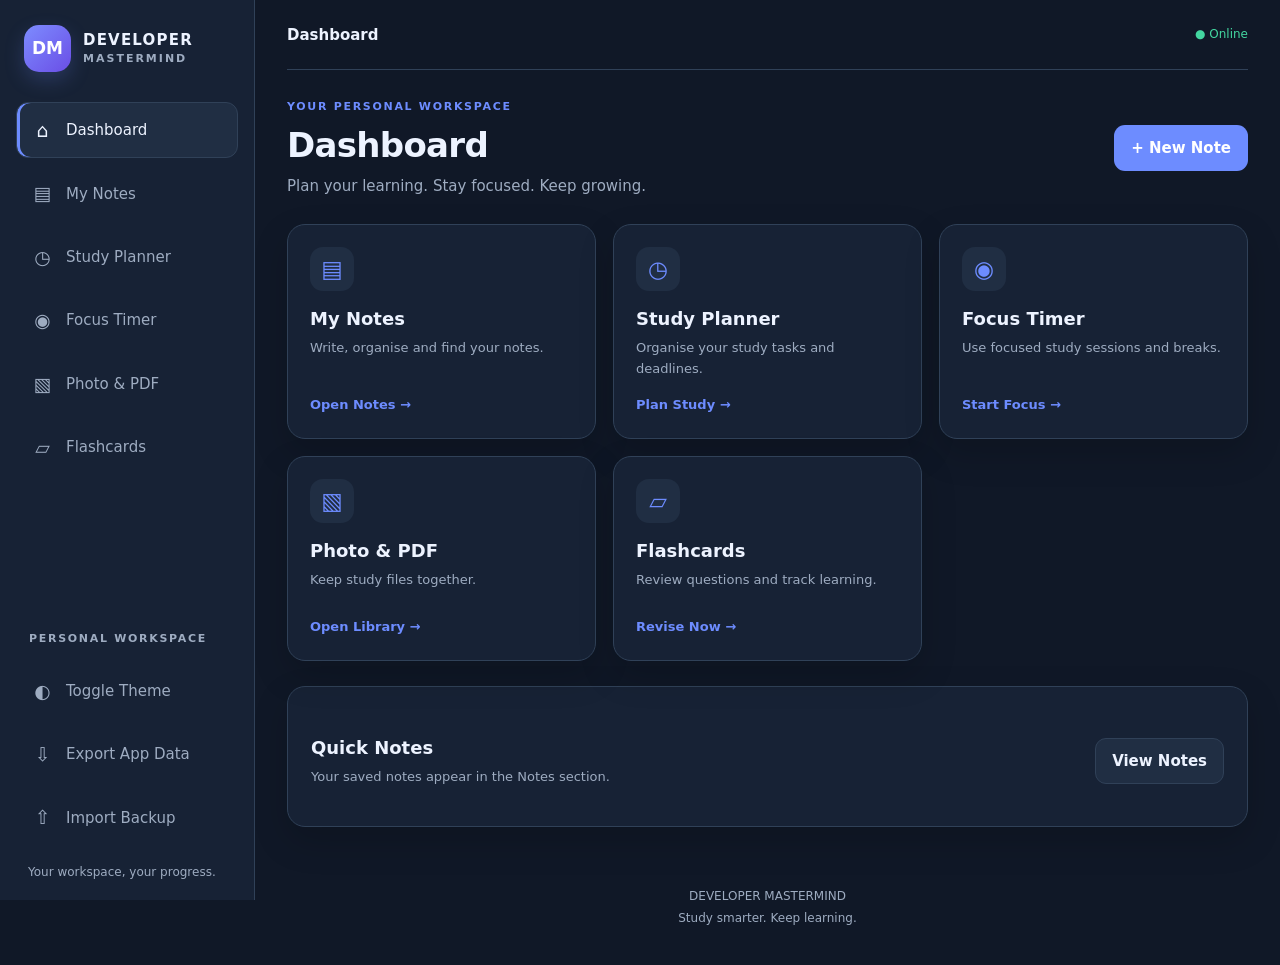
<file: index.html>
<!doctype html>
<html lang="en">
<head>
  <meta charset="UTF-8">
  <meta name="viewport" content="width=device-width, initial-scale=1">
  <meta name="theme-color" content="#101827">
  <meta name="description" content="Developer Mastermind — notes, study planning, focus timer, flashcards and document tools.">
  <title>DEVELOPER MASTERMIND</title>
  <link rel="manifest" href="./manifest.json">
  <link rel="stylesheet" href="./style.css">
  <script src="./app.js" defer></script>
</head>
<body>
  <div class="app-shell">

    <aside class="sidebar" id="sidebar">
      <div class="brand">
        <div class="brand-icon">DM</div>
        <div>
          <h1>DEVELOPER</h1>
          <p>MASTERMIND</p>
        </div>
      </div>

      <nav class="main-nav" aria-label="Main navigation">
        <button type="button" class="nav-item active" data-view="home">
          <span>⌂</span> Dashboard
        </button>
        <button type="button" class="nav-item" data-view="notes">
          <span>▤</span> My Notes
        </button>
        <button type="button" class="nav-item" data-view="planner">
          <span>◷</span> Study Planner
        </button>
        <button type="button" class="nav-item" data-view="focus">
          <span>◉</span> Focus Timer
        </button>
        <button type="button" class="nav-item" data-view="library">
          <span>▧</span> Photo &amp; PDF
        </button>
        <button type="button" class="nav-item" data-view="flashcards">
          <span>▱</span> Flashcards
        </button>
      </nav>

      <div class="sidebar-bottom">
        <p class="sidebar-caption">PERSONAL WORKSPACE</p>
        <button type="button" id="themeToggle" class="nav-item">
          <span>◐</span> Toggle Theme
        </button>
        <button type="button" id="exportAppData" class="nav-item">
          <span>⇩</span> Export App Data
        </button>
        <p class="small-muted">Your workspace, your progress.</p>
      </div>
    </aside>

    <main class="main-content">
      <header class="topbar">
        <button type="button" id="menuToggle" class="icon-button"
          aria-label="Toggle navigation" aria-controls="sidebar">
          ☰
        </button>
        <div class="breadcrumb" id="breadcrumb">Dashboard</div>
        <div class="topbar-actions">
          <span id="connectionStatus" class="status-indicator">
            Checking connection…
          </span>
        </div>
      </header>

      <div id="toastContainer" class="toast-container"
        aria-live="polite" aria-atomic="true"></div>

      <!-- DASHBOARD -->
      <section id="homeView" class="view">
        <div class="page-heading">
          <div>
            <p class="eyebrow">YOUR PERSONAL WORKSPACE</p>
            <h2>Dashboard</h2>
            <p class="muted">Plan your learning. Stay focused. Keep growing.</p>
          </div>
          <button type="button" id="newNoteButton" class="primary-button">
            + New Note
          </button>
        </div>

        <div class="dashboard-grid">
          <button type="button" class="dashboard-card" data-view="notes">
            <span class="card-icon">▤</span>
            <h3>My Notes</h3>
            <p>Write, organise and find your notes.</p>
            <span class="card-link">Open Notes →</span>
          </button>

          <button type="button" class="dashboard-card" data-view="planner">
            <span class="card-icon">◷</span>
            <h3>Study Planner</h3>
            <p>Organise your study tasks and deadlines.</p>
            <span class="card-link">Plan Study →</span>
          </button>

          <button type="button" class="dashboard-card" data-view="focus">
            <span class="card-icon">◉</span>
            <h3>Focus Timer</h3>
            <p>Use focused study sessions and breaks.</p>
            <span class="card-link">Start Focus →</span>
          </button>

          <button type="button" class="dashboard-card" data-view="library">
            <span class="card-icon">▧</span>
            <h3>Photo &amp; PDF</h3>
            <p>Keep study files together.</p>
            <span class="card-link">Open Library →</span>
          </button>

          <button type="button" class="dashboard-card" data-view="flashcards">
            <span class="card-icon">▱</span>
            <h3>Flashcards</h3>
            <p>Review questions and track learning.</p>
            <span class="card-link">Revise Now →</span>
          </button>
        </div>

        <section class="panel dashboard-notes">
          <div class="section-heading">
            <div>
              <h3>Quick Notes</h3>
              <p class="muted">Your saved notes appear in the Notes section.</p>
            </div>
            <button type="button" class="secondary-button" data-view="notes">
              View Notes
            </button>
          </div>
        </section>
      </section>

      <!-- NOTES -->
      <section id="notesView" class="view" hidden>
        <div class="page-heading">
          <div>
            <p class="eyebrow">YOUR KNOWLEDGE BASE</p>
            <h2>My Notes</h2>
            <p class="muted">Create and organise your personal notes.</p>
          </div>
          <button type="button" id="notesNewButton" class="primary-button">
            + New Note
          </button>
        </div>

        <div class="toolbar">
          <label class="search-field">
            <span>⌕</span>
            <input id="noteSearch" type="search"
              placeholder="Search notes…" autocomplete="off">
          </label>

          <select id="folderFilter" aria-label="Filter by folder">
            <option value="all">All folders</option>
            <option value="General">General</option>
            <option value="Study">Study</option>
            <option value="Personal">Personal</option>
            <option value="Work">Work</option>
          </select>

          <select id="noteSort" aria-label="Sort notes">
            <option value="updated">Recently updated</option>
            <option value="created">Recently created</option>
            <option value="title">Title A–Z</option>
          </select>

          <button type="button" id="favoritesFilter" class="secondary-button">
            ☆ Favorites
          </button>
          <button type="button" id="trashFilter" class="secondary-button">
            Trash
          </button>
        </div>

        <div id="notesGrid" class="notes-grid"></div>
        <p id="notesEmpty" class="empty-state" hidden>
          No notes to display. Create your first note.
        </p>
      </section>

      <!-- NOTE EDITOR -->
      <section id="editorView" class="view" hidden>
        <div class="page-heading">
          <div>
            <p class="eyebrow">NOTE EDITOR</p>
            <h2 id="editorHeading">Create Note</h2>
          </div>
          <button type="button" id="backToNotes" class="secondary-button">
            ← Back to Notes
          </button>
        </div>

        <form id="noteForm" class="panel editor-form">
          <label for="noteTitle">Title</label>
          <input id="noteTitle" name="title" type="text"
            maxlength="200" placeholder="Give your note a title">

          <label for="noteContent">Content</label>
          <textarea id="noteContent" name="content" rows="12"
            placeholder="Write your ideas here…"></textarea>

          <div class="form-row">
            <div class="form-field">
              <label for="noteFolder">Folder</label>
              <select id="noteFolder" name="folder">
                <option value="General">General</option>
                <option value="Study">Study</option>
                <option value="Personal">Personal</option>
                <option value="Work">Work</option>
              </select>
            </div>
            <div class="form-field">
              <label for="noteTags">Tags</label>
              <input id="noteTags" name="tags" type="text"
                placeholder="study, ideas, project">
            </div>
          </div>

          <label class="checkbox-row">
            <input id="noteFavorite" name="favorite" type="checkbox">
            Mark as favorite
          </label>

          <div class="form-actions">
            <button type="submit" id="saveNoteButton" class="primary-button">
              Save Note
            </button>
            <button type="button" id="deleteNoteButton" class="danger-button">
              Move to Trash
            </button>
          </div>
        </form>
      </section>

      <!-- STUDY PLANNER -->
      <section id="plannerView" class="view" hidden>
        <div class="page-heading">
          <div>
            <p class="eyebrow">PLAN YOUR PROGRESS</p>
            <h2>Study Planner</h2>
            <p class="muted">Organise tasks, deadlines and study goals.</p>
          </div>
        </div>

        <div class="stats-grid">
          <div class="stat-card">
            <span>Total Tasks</span>
            <strong id="plannerTotal">0</strong>
          </div>
          <div class="stat-card">
            <span>Completed</span>
            <strong id="plannerCompleted">0</strong>
          </div>
          <div class="stat-card">
            <span>Pending</span>
            <strong id="plannerPending">0</strong>
          </div>
        </div>

        <form id="plannerForm" class="panel">
          <h3>Add Study Task</h3>

          <label for="plannerTask">Task name</label>
          <input id="plannerTask" type="text" maxlength="200"
            placeholder="e.g. Revise Chapter 3" required>

          <div class="form-row">
            <div class="form-field">
              <label for="plannerDate">Due date</label>
              <input id="plannerDate" type="date">
            </div>
            <div class="form-field">
              <label for="plannerPriority">Priority</label>
              <select id="plannerPriority">
                <option value="low">Low</option>
                <option value="medium" selected>Medium</option>
                <option value="high">High</option>
              </select>
            </div>
          </div>

          <label class="checkbox-row">
            <input id="plannerReminder" type="checkbox">
            Request a reminder
          </label>

          <p class="muted small-text">
            Reminder requests may be saved, but background notifications
            depend on browser support and permissions.
          </p>

          <button type="submit" class="primary-button">Add Task</button>
        </form>

        <div class="section-heading">
          <h3>Your Tasks</h3>
          <select id="plannerFilter" aria-label="Filter planner tasks">
            <option value="all">All tasks</option>
            <option value="pending">Pending</option>
            <option value="completed">Completed</option>
          </select>
        </div>

        <div id="plannerTaskList" class="task-list"></div>
      </section>

      <!-- FOCUS TIMER -->
      <section id="focusView" class="view" hidden>
        <div class="page-heading">
          <div>
            <p class="eyebrow">ONE THING AT A TIME</p>
            <h2>Focus Timer</h2>
            <p class="muted">Work in focused sessions and take breaks.</p>
          </div>
        </div>

        <div class="panel focus-panel">
          <label for="focusTask">What are you working on?</label>
          <input id="focusTask" type="text"
            placeholder="e.g. Mathematics revision">

          <div class="focus-modes">
            <button type="button" class="focus-mode active"
              data-focus-minutes="25">Focus · 25 min</button>
            <button type="button" class="focus-mode"
              data-focus-minutes="5">Short Break · 5 min</button>
            <button type="button" class="focus-mode"
              data-focus-minutes="15">Long Break · 15 min</button>
          </div>

          <div id="focusClock" class="focus-clock" role="timer"
            aria-live="off">25:00</div>
          <p id="focusStatus" class="muted">Ready to focus?</p>

          <div class="focus-controls">
            <button type="button" id="focusStart" class="primary-button">
              Start
            </button>
            <button type="button" id="focusPause" class="secondary-button">
              Pause
            </button>
            <button type="button" id="focusReset" class="secondary-button">
              Reset
            </button>
          </div>
        </div>

        <section class="panel">
          <h3>Session History</h3>
          <div id="focusHistory" class="history-list"></div>
        </section>
      </section>

      <!-- PHOTO AND PDF LIBRARY -->
      <section id="libraryView" class="view" hidden>
        <div class="page-heading">
          <div>
            <p class="eyebrow">YOUR STUDY FILES</p>
            <h2>Photo &amp; PDF Library</h2>
            <p class="muted">Keep images and documents in one place.</p>
          </div>
        </div>

        <div class="panel">
          <label for="libraryFiles">Choose images or PDF files</label>
          <input id="libraryFiles" type="file"
            accept="image/*,application/pdf" multiple>

          <p class="muted small-text">
            Browser storage is limited. Large files may not fit, so keep
            separate copies of important documents.
          </p>

          <button type="button" id="imagesToPdfButton" class="secondary-button">
            Print Images / Save as PDF
          </button>
        </div>

        <div id="libraryFileList" class="library-grid"></div>
      </section>

      <!-- FLASHCARDS -->
      <section id="flashcardsView" class="view" hidden>
        <div class="page-heading">
          <div>
            <p class="eyebrow">ACTIVE RECALL</p>
            <h2>Flashcards &amp; Revision</h2>
            <p class="muted">Create question-and-answer cards for revision.</p>
          </div>
        </div>

        <div class="panel">
          <h3>Create Flashcard</h3>
          <form id="flashcardForm">
            <label for="flashcardQuestion">Question</label>
            <textarea id="flashcardQuestion" rows="3"
              placeholder="Enter a question…" required></textarea>

            <label for="flashcardAnswer">Answer</label>
            <textarea id="flashcardAnswer" rows="4"
              placeholder="Enter the answer…" required></textarea>

            <button type="submit" class="primary-button">Add Flashcard</button>
          </form>
        </div>

        <section class="panel">
          <div class="section-heading">
            <h3>Your Flashcards</h3>
            <span id="flashcardCount" class="muted">0 cards</span>
          </div>
          <div id="flashcardList" class="flashcard-list"></div>
        </section>
      </section>

      <!-- FALLBACK -->
      <section id="placeholderView" class="view" hidden>
        <div class="panel">
          <h2 id="placeholderTitle">Coming Soon</h2>
          <p id="placeholderDescription" class="muted">
            This section is not available yet.
          </p>
        </div>
      </section>

      <footer class="app-footer">
        <p>DEVELOPER MASTERMIND</p>
        <p class="muted">Study smarter. Keep learning.</p>
      </footer>
    </main>
  </div>
</body>
</html>
</file>
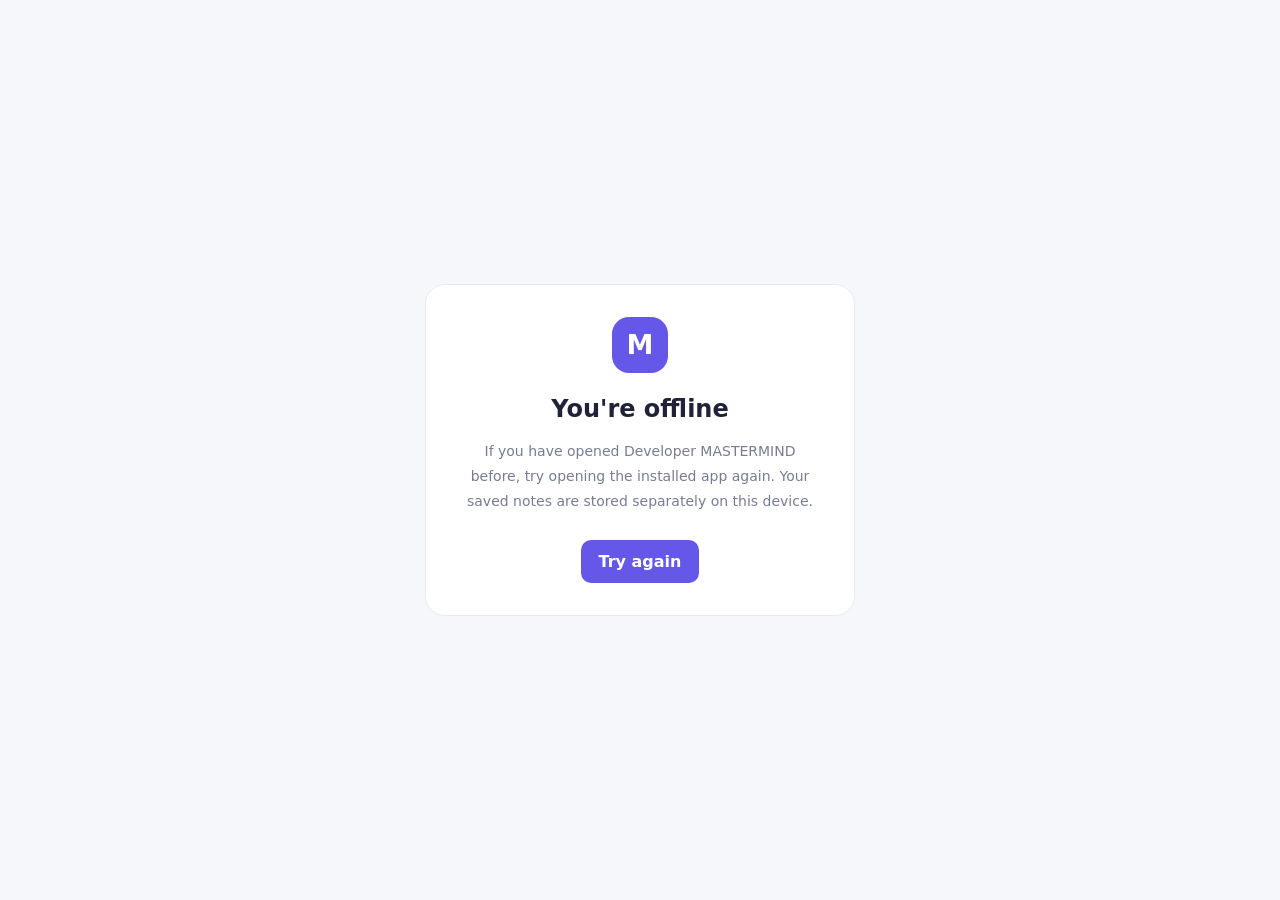
<file: offline.html>
<!DOCTYPE html>
<html lang="en">
<head>
  <meta charset="UTF-8">
  <meta name="viewport" content="width=device-width, initial-scale=1">
  <meta name="theme-color" content="#6558e8">
  <title>Offline — Developer MASTERMIND</title>
  <style>
    * { box-sizing: border-box; }

    body {
      margin: 0;
      min-height: 100vh;
      display: grid;
      place-items: center;
      padding: 22px;
      background: #f6f7fb;
      color: #202238;
      font-family: system-ui, sans-serif;
    }

    main {
      width: 100%;
      max-width: 430px;
      padding: 32px;
      background: #fff;
      border: 1px solid #e9eaf2;
      border-radius: 20px;
      text-align: center;
    }

    .logo {
      width: 56px;
      height: 56px;
      display: grid;
      place-items: center;
      margin: 0 auto 22px;
      border-radius: 17px;
      background: #6558e8;
      color: #fff;
      font-size: 27px;
      font-weight: 800;
    }

    h1 { font-size: 24px; }

    p {
      color: #777c91;
      line-height: 1.8;
      font-size: 14px;
    }

    a {
      display: inline-block;
      margin-top: 12px;
      padding: 12px 18px;
      border-radius: 10px;
      background: #6558e8;
      color: #fff;
      text-decoration: none;
      font-weight: 700;
    }
  </style>
</head>
<body>
  <main>
    <div class="logo">M</div>
    <h1>You're offline</h1>
    <p>
      If you have opened Developer MASTERMIND before,
      try opening the installed app again. Your saved notes
      are stored separately on this device.
    </p>
    <a href="./">Try again</a>
  </main>
</body>
</html>
</file>
<file: style.css>
:root {
  color-scheme: dark;
  --bg: #101827;
  --surface: #172235;
  --surface-2: #202e43;
  --text: #edf3ff;
  --muted: #9eacc1;
  --border: #304158;
  --primary: #6d8cff;
  --primary-hover: #89a1ff;
  --danger: #ff657c;
  --success: #43d6a0;
  --shadow: 0 14px 35px rgba(0, 0, 0, .17);
  --radius: 18px;
}

:root[data-theme="light"] {
  color-scheme: light;
  --bg: #f3f6fc;
  --surface: #ffffff;
  --surface-2: #edf1fa;
  --text: #182238;
  --muted: #66738a;
  --border: #dce3ef;
  --primary: #4b63e6;
  --primary-hover: #354dd0;
  --danger: #d83f58;
  --success: #13875e;
  --shadow: 0 12px 30px rgba(30, 48, 85, .08);
}

* {
  box-sizing: border-box;
}

html {
  min-height: 100%;
  scroll-behavior: smooth;
}

body {
  margin: 0;
  min-height: 100vh;
  background: var(--bg);
  color: var(--text);
  font-family: Inter, system-ui, -apple-system, BlinkMacSystemFont,
    "Segoe UI", sans-serif;
  font-size: 15px;
  line-height: 1.6;
}

button,
input,
textarea,
select {
  font: inherit;
}

button {
  cursor: pointer;
}

button:focus-visible,
input:focus-visible,
textarea:focus-visible,
select:focus-visible {
  outline: 3px solid var(--primary);
  outline-offset: 3px;
}

button:disabled {
  opacity: .55;
  cursor: not-allowed;
}

[hidden] {
  display: none !important;
}

.app-shell {
  min-height: 100vh;
}

.sidebar {
  position: fixed;
  z-index: 20;
  inset: 0 auto 0 0;
  display: flex;
  flex-direction: column;
  width: 255px;
  padding: 25px 16px 18px;
  background: var(--surface);
  border-right: 1px solid var(--border);
  overflow-y: auto;
}

.brand {
  display: flex;
  align-items: center;
  gap: 12px;
  padding: 0 8px 30px;
}

.brand-icon {
  display: grid;
  place-items: center;
  flex-shrink: 0;
  width: 47px;
  height: 47px;
  border-radius: 15px;
  color: white;
  background: linear-gradient(135deg, #7d8cff, #6a4ee6);
  font-size: 17px;
  font-weight: 900;
  box-shadow: 0 8px 20px #6d8cff35;
}

.brand h1,
.brand p {
  margin: 0;
  line-height: 1.4;
}

.brand h1 {
  font-size: 15px;
  letter-spacing: 1.2px;
}

.brand p {
  color: var(--muted);
  font-size: 11px;
  letter-spacing: 2px;
  font-weight: 700;
}

.main-nav,
.sidebar-bottom {
  display: grid;
  gap: 7px;
}

.nav-item {
  display: flex;
  align-items: center;
  gap: 12px;
  width: 100%;
  padding: 12px 14px;
  color: var(--muted);
  background: transparent;
  border: 1px solid transparent;
  border-radius: 12px;
  text-align: left;
  transition: background .2s, color .2s, border-color .2s;
}

.nav-item > span {
  display: inline-grid;
  place-items: center;
  width: 23px;
  font-size: 19px;
}

.nav-item:hover,
.nav-item.active {
  color: var(--text);
  background: var(--surface-2);
  border-color: var(--border);
}

.nav-item.active {
  box-shadow: inset 3px 0 var(--primary);
}

.sidebar-bottom {
  margin-top: auto;
  padding-top: 30px;
}

.sidebar-caption,
.eyebrow {
  margin: 0 0 8px;
  color: var(--primary);
  font-size: 11px;
  font-weight: 800;
  letter-spacing: 1.7px;
}

.sidebar-caption {
  padding-left: 13px;
  color: var(--muted);
}

.small-muted,
.muted {
  color: var(--muted);
}

.small-muted {
  margin: 10px 12px 0;
  font-size: 12px;
}

.main-content {
  min-width: 0;
  margin-left: 255px;
  padding: 0 32px 24px;
}

.topbar {
  position: sticky;
  top: 0;
  z-index: 10;
  display: flex;
  align-items: center;
  gap: 15px;
  min-height: 70px;
  background: var(--bg);
  border-bottom: 1px solid var(--border);
}

.breadcrumb {
  font-weight: 700;
}

.topbar-actions {
  display: flex;
  align-items: center;
  gap: 12px;
  margin-left: auto;
}

.status-indicator {
  color: var(--muted);
  font-size: 12px;
}

.status-indicator.online {
  color: var(--success);
}

.status-indicator.offline {
  color: var(--danger);
}

.icon-button {
  display: none;
  width: 42px;
  height: 42px;
  color: var(--text);
  background: var(--surface);
  border: 1px solid var(--border);
  border-radius: 12px;
}

.view {
  width: 100%;
  max-width: 1450px;
  margin: 0 auto;
  padding-top: 28px;
  animation: fade-in .2s ease;
}

@keyframes fade-in {
  from { opacity: .55; transform: translateY(4px); }
  to { opacity: 1; transform: translateY(0); }
}

.page-heading {
  display: flex;
  align-items: center;
  justify-content: space-between;
  gap: 18px;
  margin-bottom: 26px;
}

.page-heading h2 {
  margin: 0;
  font-size: clamp(25px, 3vw, 34px);
  line-height: 1.25;
  letter-spacing: -.7px;
}

.page-heading .muted {
  margin: 8px 0 0;
}

h3 {
  margin: 0 0 12px;
  font-size: 18px;
}

p {
  overflow-wrap: anywhere;
}

.primary-button,
.secondary-button,
.danger-button,
.focus-mode {
  display: inline-flex;
  align-items: center;
  justify-content: center;
  gap: 8px;
  min-height: 42px;
  padding: 10px 16px;
  border: 1px solid transparent;
  border-radius: 11px;
  font-weight: 700;
  transition: transform .15s, background .15s, border-color .15s;
}

.primary-button {
  color: #fff;
  background: var(--primary);
}

.primary-button:hover {
  background: var(--primary-hover);
  transform: translateY(-1px);
}

.secondary-button,
.focus-mode {
  color: var(--text);
  background: var(--surface-2);
  border-color: var(--border);
}

.secondary-button:hover,
.focus-mode:hover {
  border-color: var(--primary);
}

.danger-button {
  color: #fff;
  background: var(--danger);
}

.danger-button:hover {
  filter: brightness(1.08);
}

.dashboard-grid {
  display: grid;
  grid-template-columns: repeat(3, minmax(0, 1fr));
  gap: 17px;
  margin-bottom: 25px;
}

.dashboard-card {
  display: flex;
  flex-direction: column;
  align-items: flex-start;
  min-height: 205px;
  padding: 22px;
  color: var(--text);
  background: var(--surface);
  border: 1px solid var(--border);
  border-radius: var(--radius);
  text-align: left;
  box-shadow: var(--shadow);
  transition: transform .2s, border-color .2s;
}

.dashboard-card:hover {
  transform: translateY(-3px);
  border-color: var(--primary);
}

.card-icon {
  display: grid;
  place-items: center;
  width: 44px;
  height: 44px;
  margin-bottom: 14px;
  color: var(--primary);
  background: var(--surface-2);
  border-radius: 13px;
  font-size: 23px;
}

.dashboard-card h3 {
  margin: 0 0 4px;
}

.dashboard-card p {
  margin: 0 0 16px;
  color: var(--muted);
  font-size: 13px;
}

.card-link {
  margin-top: auto;
  color: var(--primary);
  font-size: 13px;
  font-weight: 800;
}

.panel {
  margin-bottom: 22px;
  padding: 23px;
  background: var(--surface);
  border: 1px solid var(--border);
  border-radius: var(--radius);
  box-shadow: var(--shadow);
}

.section-heading {
  display: flex;
  align-items: center;
  justify-content: space-between;
  gap: 15px;
  margin: 24px 0 15px;
}

.section-heading h3 {
  margin: 0;
}

.section-heading .muted {
  margin: 4px 0 0;
  font-size: 13px;
}

.toolbar {
  display: flex;
  flex-wrap: wrap;
  gap: 10px;
  margin-bottom: 22px;
}

.search-field {
  display: flex;
  align-items: center;
  flex: 1 1 230px;
  gap: 9px;
  min-width: 180px;
  padding: 0 12px;
  background: var(--surface);
  border: 1px solid var(--border);
  border-radius: 11px;
}

.search-field > span {
  color: var(--muted);
  font-size: 22px;
}

.search-field input {
  min-width: 0;
  padding-left: 0;
  border: 0;
  background: transparent;
  box-shadow: none;
}

.toolbar select {
  flex: 0 1 auto;
  min-width: 135px;
}

input:not([type="checkbox"]):not([type="file"]),
textarea,
select {
  width: 100%;
  min-height: 43px;
  padding: 10px 12px;
  color: var(--text);
  background: var(--bg);
  border: 1px solid var(--border);
  border-radius: 10px;
}

textarea {
  resize: vertical;
  min-height: 100px;
}

input::placeholder,
textarea::placeholder {
  color: var(--muted);
  opacity: .8;
}

input[type="checkbox"] {
  width: 17px;
  height: 17px;
  accent-color: var(--primary);
}

label:not(.search-field):not(.checkbox-row) {
  display: block;
  margin: 0 0 7px;
  font-size: 13px;
  font-weight: 700;
}

form > label:not(.checkbox-row),
.editor-form > label:not(.checkbox-row) {
  margin-top: 15px;
}

.form-row {
  display: grid;
  grid-template-columns: repeat(2, minmax(0, 1fr));
  gap: 15px;
  margin: 16px 0;
}

.form-field {
  min-width: 0;
}

.checkbox-row {
  display: flex;
  align-items: center;
  gap: 9px;
  margin: 15px 0;
  color: var(--muted);
  font-size: 13px;
}

.form-actions {
  display: flex;
  flex-wrap: wrap;
  gap: 10px;
  margin-top: 22px;
}

.notes-grid {
  display: grid;
  grid-template-columns: repeat(3, minmax(0, 1fr));
  gap: 15px;
}

.note-card {
  display: flex;
  flex-direction: column;
  min-height: 190px;
  padding: 18px;
  background: var(--surface);
  border: 1px solid var(--border);
  border-radius: 15px;
  overflow-wrap: anywhere;
}

.note-card h3 {
  margin: 0 0 8px;
  font-size: 17px;
}

.note-card-content {
  display: -webkit-box;
  overflow: hidden;
  color: var(--muted);
  font-size: 13px;
  white-space: pre-wrap;
  -webkit-box-orient: vertical;
  -webkit-line-clamp: 4;
}

.note-meta {
  display: flex;
  flex-wrap: wrap;
  gap: 6px;
  margin-top: 12px;
}

.tag {
  padding: 3px 8px;
  color: var(--primary);
  background: var(--surface-2);
  border-radius: 20px;
  font-size: 11px;
}

.note-card-actions {
  display: flex;
  flex-wrap: wrap;
  gap: 7px;
  margin-top: auto;
  padding-top: 15px;
}

.note-card-actions button {
  padding: 6px 9px;
  color: var(--text);
  background: var(--surface-2);
  border: 1px solid var(--border);
  border-radius: 8px;
  font-size: 12px;
}

.note-card-actions button:hover {
  border-color: var(--primary);
}

.empty-state {
  padding: 35px 18px;
  color: var(--muted);
  text-align: center;
  border: 1px dashed var(--border);
  border-radius: var(--radius);
}

.stats-grid {
  display: grid;
  grid-template-columns: repeat(3, minmax(0, 1fr));
  gap: 14px;
  margin-bottom: 22px;
}

.stat-card {
  padding: 18px;
  background: var(--surface);
  border: 1px solid var(--border);
  border-radius: 15px;
}

.stat-card span {
  display: block;
  color: var(--muted);
  font-size: 13px;
}

.stat-card strong {
  display: block;
  margin-top: 4px;
  font-size: 28px;
}

.small-text {
  font-size: 12px;
}

.task-list,
.history-list,
.flashcard-list,
.library-grid {
  display: grid;
  gap: 12px;
}

.task-item,
.history-item {
  display: flex;
  align-items: flex-start;
  gap: 12px;
  padding: 15px;
  background: var(--surface);
  border: 1px solid var(--border);
  border-radius: 13px;
}

.task-item > input {
  margin-top: 5px;
}

.task-main {
  flex: 1;
  min-width: 0;
}

.task-main strong {
  display: block;
  overflow-wrap: anywhere;
}

.task-item.completed .task-main strong {
  color: var(--muted);
  text-decoration: line-through;
}

.task-details {
  display: flex;
  flex-wrap: wrap;
  gap: 7px;
  margin-top: 5px;
  color: var(--muted);
  font-size: 12px;
}

.priority {
  font-weight: 800;
}

.priority.high {
  color: var(--danger);
}

.priority.medium {
  color: #e6b94d;
}

.priority.low {
  color: var(--success);
}

.task-actions {
  display: flex;
  gap: 6px;
}

.task-actions button {
  padding: 7px 9px;
  color: var(--text);
  background: var(--surface-2);
  border: 1px solid var(--border);
  border-radius: 8px;
}

.focus-panel {
  padding: 30px;
  text-align: center;
}

.focus-panel > label,
.focus-panel > input {
  max-width: 560px;
  margin-right: auto;
  margin-left: auto;
  text-align: left;
}

.focus-modes {
  display: flex;
  flex-wrap: wrap;
  justify-content: center;
  gap: 8px;
  margin: 28px 0;
}

.focus-mode.active {
  color: white;
  background: var(--primary);
  border-color: var(--primary);
}

.focus-clock {
  margin: 15px 0 0;
  font-size: clamp(55px, 10vw, 90px);
  font-weight: 800;
  line-height: 1.2;
  letter-spacing: -3px;
  font-variant-numeric: tabular-nums;
}

#focusStatus {
  margin: 12px 0 24px;
}

.focus-controls {
  display: flex;
  flex-wrap: wrap;
  justify-content: center;
  gap: 10px;
}

.history-item {
  align-items: center;
  justify-content: space-between;
}

.history-item p {
  margin: 3px 0 0;
  color: var(--muted);
  font-size: 12px;
}

#libraryFiles {
  display: block;
  width: 100%;
  margin: 8px 0 16px;
  color: var(--muted);
}

.library-grid {
  grid-template-columns: repeat(3, minmax(0, 1fr));
}

.library-card {
  min-width: 0;
  overflow: hidden;
  background: var(--surface);
  border: 1px solid var(--border);
  border-radius: 15px;
}

.library-preview {
  display: grid;
  place-items: center;
  height: 180px;
  background: var(--surface-2);
  overflow: hidden;
}

.library-preview img {
  width: 100%;
  height: 100%;
  object-fit: contain;
}

.pdf-preview {
  color: var(--primary);
  font-size: 45px;
  font-weight: 900;
}

.library-info {
  padding: 13px;
}

.library-info strong {
  display: block;
  overflow-wrap: anywhere;
}

.library-info p {
  margin: 5px 0 12px;
  color: var(--muted);
  font-size: 12px;
}

.library-actions {
  display: flex;
  flex-wrap: wrap;
  gap: 7px;
}

.library-actions button {
  padding: 7px 9px;
  color: var(--text);
  background: var(--surface-2);
  border: 1px solid var(--border);
  border-radius: 8px;
  font-size: 12px;
}

.flashcard-item {
  padding: 17px;
  background: var(--surface);
  border: 1px solid var(--border);
  border-radius: 14px;
}

.flashcard-question {
  font-weight: 800;
  white-space: pre-wrap;
  overflow-wrap: anywhere;
}

.flashcard-answer {
  margin-top: 12px;
  padding: 12px;
  color: var(--muted);
  background: var(--surface-2);
  border-radius: 10px;
  white-space: pre-wrap;
  overflow-wrap: anywhere;
}

.flashcard-actions {
  display: flex;
  flex-wrap: wrap;
  gap: 8px;
  margin-top: 12px;
}

.flashcard-actions button {
  padding: 7px 10px;
  color: var(--text);
  background: var(--surface-2);
  border: 1px solid var(--border);
  border-radius: 8px;
}

.toast-container {
  position: fixed;
  z-index: 100;
  top: 82px;
  right: 22px;
  display: grid;
  gap: 9px;
  width: min(360px, calc(100vw - 35px));
}

.toast {
  padding: 13px 16px;
  color: var(--text);
  background: var(--surface);
  border: 1px solid var(--border);
  border-left: 4px solid var(--primary);
  border-radius: 12px;
  box-shadow: var(--shadow);
  overflow-wrap: anywhere;
}

.toast.error {
  border-left-color: var(--danger);
}

.toast.success {
  border-left-color: var(--success);
}

.app-footer {
  padding: 35px 0 10px;
  color: var(--muted);
  text-align: center;
  font-size: 12px;
}

.app-footer p {
  margin: 3px;
}

@media (min-width: 1500px) {
  .main-content {
    padding-right: 45px;
    padding-left: 45px;
  }
}

@media (max-width: 1100px) {
  .dashboard-grid,
  .notes-grid,
  .library-grid {
    grid-template-columns: repeat(2, minmax(0, 1fr));
  }

  .main-content {
    padding-right: 22px;
    padding-left: 22px;
  }
}

@media (max-width: 760px) {
  .sidebar {
    width: 270px;
    transform: translateX(-105%);
    transition: transform .22s ease;
    box-shadow: var(--shadow);
  }

  .sidebar.open {
    transform: translateX(0);
  }

  .main-content {
    margin-left: 0;
    padding: 0 15px 20px;
  }

  .topbar {
    min-height: 62px;
  }

  .icon-button {
    display: inline-grid;
    place-items: center;
  }

  .view {
    padding-top: 22px;
  }

  .page-heading {
    align-items: flex-start;
  }

  .page-heading h2 {
    font-size: 26px;
  }

  .dashboard-grid,
  .notes-grid,
  .library-grid {
    grid-template-columns: repeat(2, minmax(0, 1fr));
    gap: 11px;
  }

  .dashboard-card {
    min-height: 195px;
    padding: 15px;
  }

  .panel {
    padding: 17px;
  }

  .toolbar > select {
    flex: 1 1 130px;
  }

  .status-indicator {
    font-size: 11px;
  }
}

@media (max-width: 480px) {
  .page-heading {
    flex-direction: column;
  }

  .page-heading > button {
    width: 100%;
  }

  .dashboard-grid,
  .notes-grid,
  .library-grid {
    grid-template-columns: 1fr;
  }

  .dashboard-card {
    min-height: 170px;
  }

  .form-row,
  .stats-grid {
    grid-template-columns: 1fr;
  }

  .stats-grid {
    gap: 9px;
  }

  .stat-card {
    padding: 13px 16px;
  }

  .stat-card strong {
    font-size: 24px;
  }

  .focus-panel {
    padding: 19px 13px;
  }

  .focus-modes > button {
    flex: 1 1 100%;
  }

  .focus-clock {
    font-size: 62px;
  }

  .section-heading {
    align-items: flex-start;
  }

  .toolbar > * {
    flex: 1 1 100%;
  }

  .search-field {
    flex-basis: 100%;
  }

  .task-item {
    padding: 12px;
  }

  .topbar-actions {
    gap: 4px;
  }
}

@media (prefers-reduced-motion: reduce) {
  *,
  *::before,
  *::after {
    scroll-behavior: auto !important;
    animation-duration: .01ms !important;
    transition-duration: .01ms !important;
  }
}
</file>
